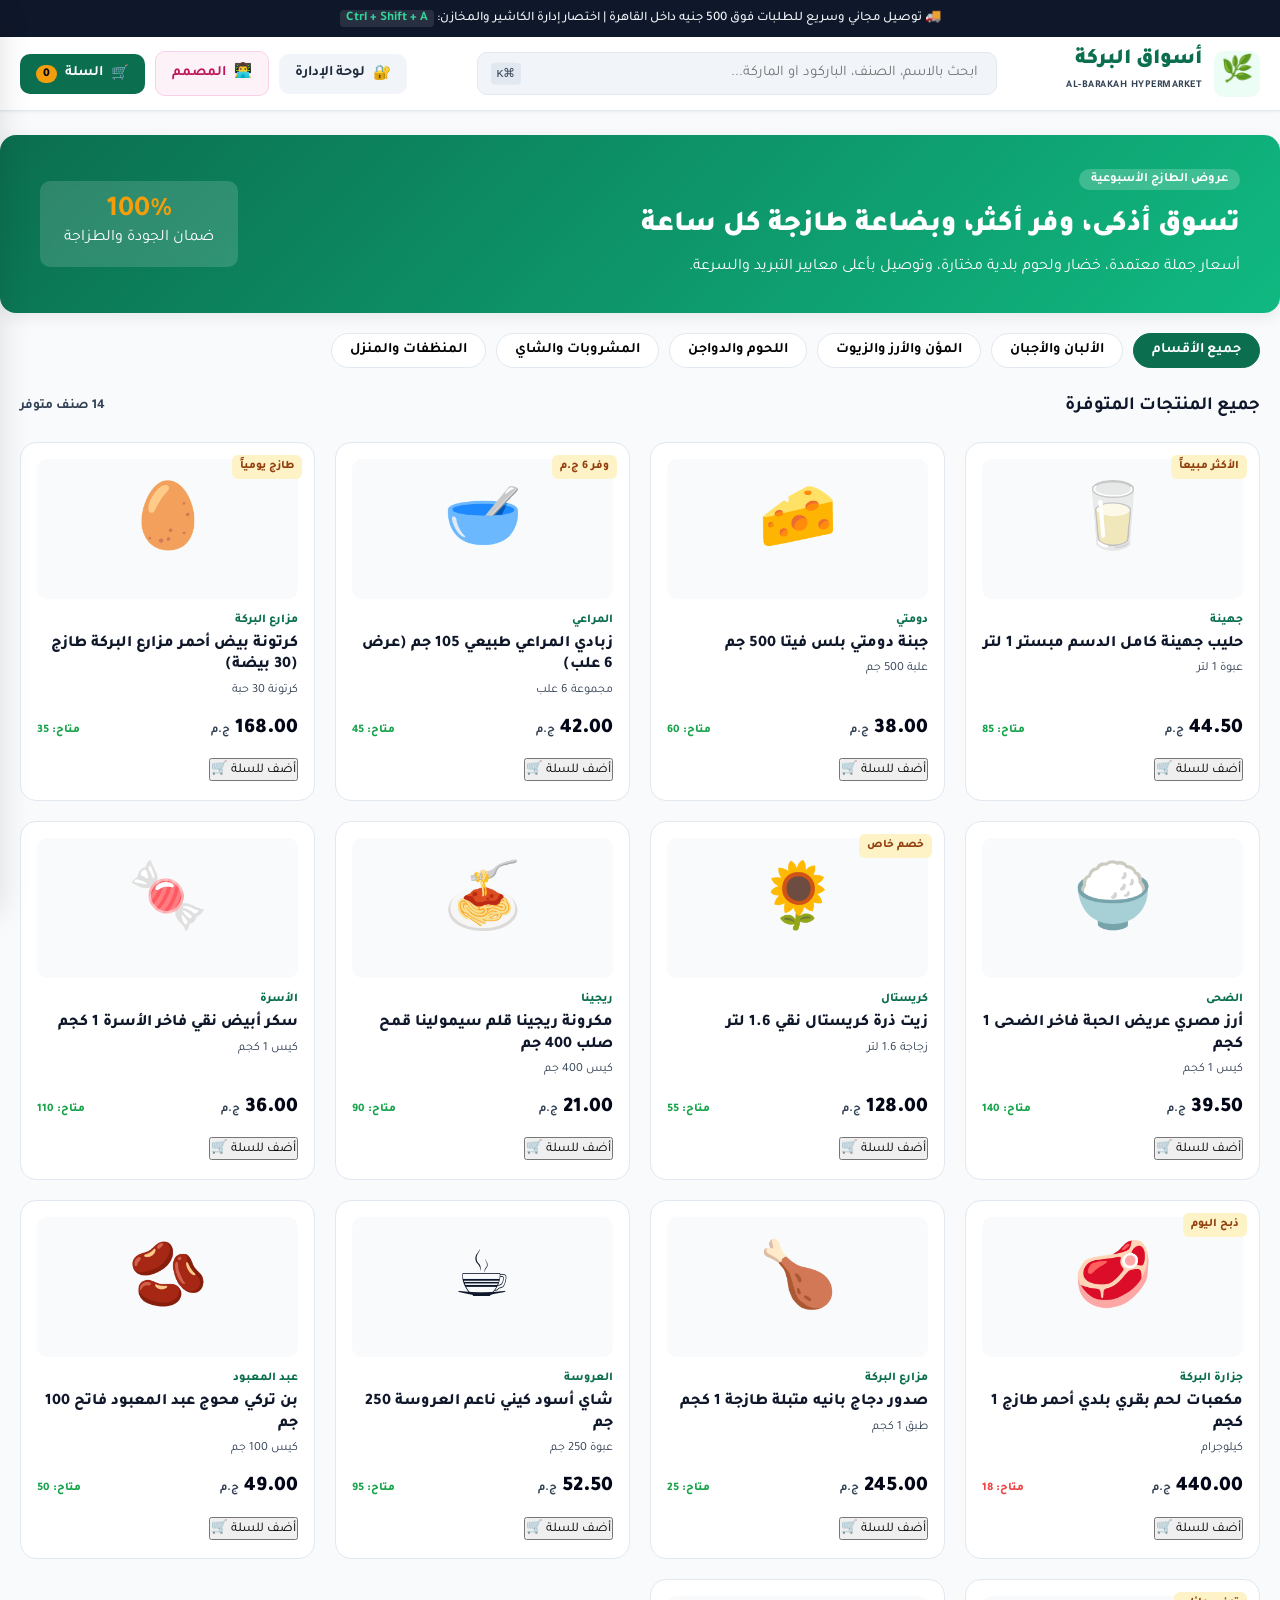
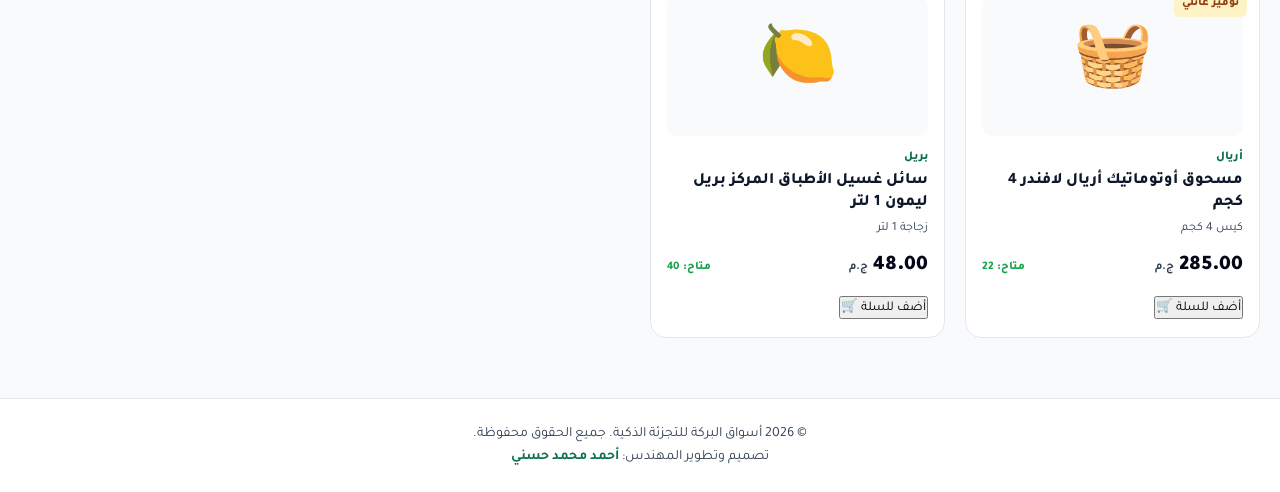
<file: index.html>
<!DOCTYPE html>
<html lang="ar" dir="rtl">
<head>
  <meta charset="UTF-8" />
  <meta name="viewport" content="width=device-width, initial-scale=1.0" />
  <title>أسواق البركة | Al-Barakah Smart Retail</title>
  <link rel="preconnect" href="https://fonts.googleapis.com" />
  <link rel="preconnect" href="https://fonts.gstatic.com" crossorigin />
  <link href="https://fonts.googleapis.com/css2?family=Plus+Jakarta+Sans:wght@500;700;800&family=Tajawal:wght@400;500;700;900&display=swap" rel="stylesheet" />
  <link rel="stylesheet" href="style.css" />
</head>
<body>

  <!-- شريط الإعلان العلوي -->
  <div class="top-announcement">
    <span>🚚 توصيل مجاني وسريع للطلبات فوق 500 جنيه داخل القاهرة | اختصار إدارة الكاشير والمخازن: <b>Ctrl + Shift + A</b></span>
  </div>

  <!-- الهيدر الرئيسي الفاخر -->
  <header class="app-header">
    <div class="nav-container">
      <div class="brand-group">
        <div class="brand-badge">🌿</div>
        <div>
          <h1 class="brand-title">أسواق البركة</h1>
          <span class="brand-subtitle">AL-BARAKAH HYPERMARKET</span>
        </div>
      </div>

      <!-- محرك البحث الذكي -->
      <div class="search-container">
        <input type="text" id="liveSearchInput" placeholder="ابحث بالاسم، الصنف، الباركود أو الماركة..." />
        <span class="search-shortcut">⌘K</span>
      </div>

      <!-- الإجراءات السريعة -->
      <div class="header-actions">
        <!-- زر فتح لوحة التحكم السري يدويًا -->
        <button class="action-btn key-btn" onclick="openStaffAuthModal()" title="دخول إدارة الكاشير والمخازن">
          🔐 <span>لوحة الإدارة</span>
        </button>

        <!-- زر صفحة المصمم -->
        <a href="designer.html" class="action-btn designer-link" title="تواصل مع مصمم ومطور النظام">
          👨‍💻 <span>المصمم</span>
        </a>

        <!-- زر سلة التسوق -->
        <button class="action-btn cart-btn" onclick="toggleCartDrawer()">
          🛒 <span>السلة</span>
          <span class="cart-pill" id="cartCountPill">0</span>
        </button>
      </div>
    </div>
  </header>

  <!-- جسم المتجر الإلكتروني -->
  <main class="store-body">
    <!-- البانر البطولي الترويجي -->
    <section class="hero-strip">
      <div class="hero-text-block">
        <span class="deal-tag">عروض الطازج الأسبوعية</span>
        <h2>تسوق أذكى، وفر أكثر، وبضاعة طازجة كل ساعة</h2>
        <p>أسعار جملة معتمدة، خضار ولحوم بلدية مختارة، وتوصيل بأعلى معايير التبريد والسرعة.</p>
      </div>
      <div class="hero-metric">
        <div class="metric-box">
          <strong>100%</strong>
          <span>ضمان الجودة والطزاجة</span>
        </div>
      </div>
    </section>

    <!-- أقسام المنتجات السريعة -->
    <nav class="department-tabs">
      <button class="tab-chip active" onclick="filterDepartment('ALL', this)">جميع الأقسام</button>
      <button class="tab-chip" onclick="filterDepartment('DAIRY', this)">الألبان والأجبان</button>
      <button class="tab-chip" onclick="filterDepartment('PANTRY', this)">المؤن والأرز والزيوت</button>
      <button class="tab-chip" onclick="filterDepartment('MEAT', this)">اللحوم والدواجن</button>
      <button class="tab-chip" onclick="filterDepartment('BEVERAGES', this)">المشروبات والشاي</button>
      <button class="tab-chip" onclick="filterDepartment('CLEANING', this)">المنظفات والمنزل</button>
    </nav>

    <!-- شبكة عرض المنتجات الفاخرة -->
    <section class="products-grid-section">
      <div class="grid-header">
        <h3 id="currentDeptHeading">جميع المنتجات المتوفرة</h3>
        <span class="items-total-tag" id="totalItemsBadge">0 صنف</span>
      </div>
      <div class="cards-grid" id="productsCatalogContainer">
        <!-- تتولد البطاقات برمجياً عبر app.js -->
      </div>
    </section>
  </main>

  <!-- درج سلة المشتريات الجانبي -->
  <div class="drawer-overlay" id="cartOverlay" onclick="toggleCartDrawer()"></div>
  <aside class="cart-flyout" id="cartFlyout">
    <div class="flyout-header">
      <h3>سلة مشترياتك 🛒</h3>
      <button class="btn-close" onclick="toggleCartDrawer()">&times;</button>
    </div>

    <!-- شريط تقدم الشحن المجاني -->
    <div class="shipping-tracker">
      <div class="progress-track"><div class="progress-fill" id="shippingBar"></div></div>
      <p id="shippingStatusText">أضف 500 ج.م للشحن المجاني</p>
    </div>

    <!-- قائمة محتويات السلة -->
    <div class="flyout-body" id="cartItemsList">
      <!-- أسطر المشتريات -->
    </div>

    <!-- الفاتورة والإجمالي -->
    <div class="flyout-footer">
      <div class="price-summary-line">
        <span>المجموع الفرعي:</span>
        <strong id="cartSubtotal">0.00 ج.م</strong>
      </div>
      <div class="price-summary-line">
        <span>شامل ضريبة القيمة المضافة (14%):</span>
        <span id="cartVat">0.00 ج.م</span>
      </div>
      <div class="price-summary-line">
        <span>رسوم التوصيل:</span>
        <span id="cartShipping">35.00 ج.م</span>
      </div>
      <div class="price-summary-line grand-total">
        <span>الإجمالي النهائي:</span>
        <span id="cartGrandTotal">0.00 ج.م</span>
      </div>
      <button class="btn-primary checkout-btn" onclick="submitStoreOrder()">تأكيد طلب التوصيل السريع</button>
    </div>
  </aside>

  <!-- نافذة تسجيل الدخول بكلمة المرور (المفتوحة باختصار Shift + Ctrl + A) -->
  <div class="modal-backdrop" id="authModal">
    <div class="modal-card">
      <div class="lock-graphic">🔐</div>
      <h3>منطقة الإدارة والكاشير المصرح بها</h3>
      <p>هذه المنطقة محمية وتتطلب صلاحيات مدير الفرع أو الكاشير.</p>
      <form onsubmit="verifyStaffAccess(event)">
        <input type="password" id="staffPasswordInput" placeholder="أدخل كلمة السر (الافتراضية: 1234)" autofocus required />
        <div class="modal-btn-row">
          <button type="submit" class="btn-primary">دخول المنظومة</button>
          <button type="button" class="btn-secondary" onclick="closeStaffAuthModal()">إلغاء</button>
        </div>
      </form>
    </div>
  </div>

  <!-- لوحة الإدارة والكاشير المتكاملة (تفتح فقط بعد التحقق من كلمة السر) -->
  <div class="portal-wrapper" id="staffPortal">
    <div class="portal-header">
      <div class="portal-title">
        <h2>منظومة إدارة أسواق البركة (الكاشير + الجرد المركزي)</h2>
        <span>فرع المعادي | وردية الكاشير المباشرة</span>
      </div>
      <button class="btn-danger" onclick="exitStaffPortal()">خروج وقفل الشاشة 🔒</button>
    </div>

    <div class="portal-tabs">
      <button class="portal-tab-btn active" onclick="switchPortalTab('pos', this)">🖥️ شاشة الكاشير السريعة (POS)</button>
      <button class="portal-tab-btn" onclick="switchPortalTab('inventory', this)">📦 جرد وتعديل أسعار المخازن</button>
    </div>

    <!-- 1. شاشة الكاشير -->
    <div class="portal-view active" id="tabPos">
      <div class="pos-workspace">
        <div class="pos-receipt-area">
          <form onsubmit="handlePosBarcode(event)" class="pos-scan-box">
            <input type="text" id="posBarcodeInput" placeholder="امسح الباركود بجهاز الليزر أو اضغط Enter..." autofocus />
            <button type="submit" class="btn-primary">إضافة</button>
          </form>
          <div class="pos-table-scroll">
            <table class="pos-table">
              <thead>
                <tr>
                  <th>الصنف</th>
                  <th>الكمية</th>
                  <th>السعر</th>
                  <th>الإجمالي</th>
                  <th>حذف</th>
                </tr>
              </thead>
              <tbody id="posTableItems"></tbody>
            </table>
          </div>
          <div class="pos-checkout-bar">
            <div class="pos-due-row">
              <span>المطلوب تحصيله:</span>
              <strong id="posDueAmount">0.00 ج.م</strong>
            </div>
            <div class="pos-calc-row">
              <div>
                <label>المدفوع نقداً:</label>
                <input type="number" id="posCashIn" placeholder="0.00" oninput="calcChange()" />
              </div>
              <div>
                <label>الفكة المتبقية:</label>
                <div class="change-box" id="posChangeDue">0.00 ج.م</div>
              </div>
            </div>
            <button class="btn-success btn-block" onclick="completePosReceipt()">طباعة الإيصال وإنهاء الفاتورة (F12)</button>
          </div>
        </div>

        <div class="pos-touch-area">
          <h4>الأصناف السريعة (لمس)</h4>
          <div class="pos-touch-grid" id="posTouchGrid"></div>
        </div>
      </div>
    </div>

    <!-- 2. شاشة المخازن وضبط الأسعار -->
    <div class="portal-view" id="tabInventory">
      <div class="inventory-table-container">
        <table class="inventory-table">
          <thead>
            <tr>
              <th>الباركود</th>
              <th>الصنف</th>
              <th>القسم</th>
              <th>سعر البيع (ج.م)</th>
              <th>رصيد المخزن</th>
              <th>حالة التوفر</th>
              <th>تعديل سريع</th>
            </tr>
          </thead>
          <tbody id="inventoryTableBody"></tbody>
        </table>
      </div>
    </div>
  </div>

  <!-- التوست المنبثق للإشعارات -->
  <div class="toast-box" id="toastMessage"></div>

  <!-- الفوتر -->
  <footer class="app-footer">
    <div class="footer-content">
      <p>© 2026 أسواق البركة للتجزئة الذكية. جميع الحقوق محفوظة.</p>
      <p>تصميم وتطوير المهندس: <a href="designer.html">أحمد محمد حسني</a></p>
    </div>
  </footer>

  <!-- تحميل السكربتات بالتسلسل الصحيح -->
  <script src="products.js"></script>
  <script src="app.js"></script>
</body>
</html>
</file>
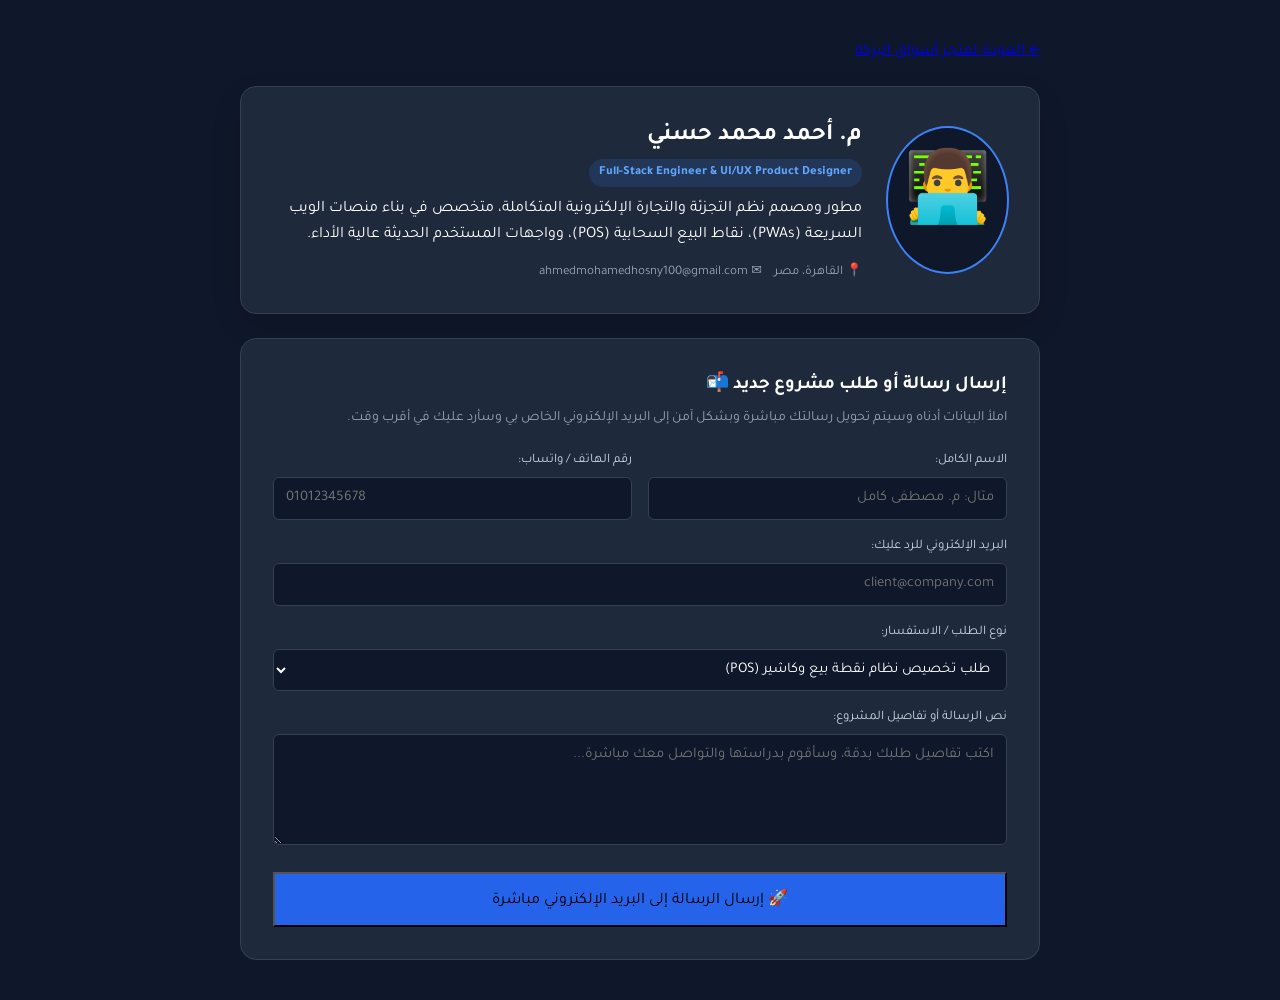
<file: designer.html>
<!DOCTYPE html>
<html lang="ar" dir="rtl">
<head>
  <meta charset="UTF-8" />
  <meta name="viewport" content="width=device-width, initial-scale=1.0" />
  <title>تواصل مع مصمم النظام | م. أحمد محمد حسني</title>
  <link rel="preconnect" href="https://fonts.googleapis.com" />
  <link rel="preconnect" href="https://fonts.gstatic.com" crossorigin />
  <link href="https://fonts.googleapis.com/css2?family=Plus+Jakarta+Sans:wght@500;700;800&family=Tajawal:wght@400;500;700;900&display=swap" rel="stylesheet" />
  <link rel="stylesheet" href="style.css" />
</head>
<body class="designer-body">

  <div class="designer-card-wrapper">
    <!-- زر العودة للمتجر -->
    <div class="back-nav">
      <a href="index.html" class="btn-secondary">← العودة لمتجر أسواق البركة</a>
    </div>

    <!-- بطاقة التعريف الاحترافية بالمصمم -->
    <div class="designer-profile-card">
      <div class="designer-avatar">👨‍💻</div>
      <div class="designer-meta">
        <h2>م. أحمد محمد حسني</h2>
        <span class="role-pill">Full-Stack Engineer & UI/UX Product Designer</span>
        <p class="designer-bio">
          مطور ومصمم نظم التجزئة والتجارة الإلكترونية المتكاملة، متخصص في بناء منصات الويب السريعة (PWAs)، نقاط البيع السحابية (POS)، وواجهات المستخدم الحديثة عالية الأداء.
        </p>
        <div class="contact-badges">
          <span class="badge-item">📍 القاهرة، مصر</span>
          <span class="badge-item">✉️ ahmedmohamedhosny100@gmail.com</span>
        </div>
      </div>
    </div>

    <!-- استمارة المراسلة الرسمية الموجهة لإيميلك مباشرة -->
    <div class="contact-form-panel">
      <h3>إرسال رسالة أو طلب مشروع جديد 📬</h3>
      <p class="form-desc">املأ البيانات أدناه وسيتم تحويل رسالتك مباشرة وبشكل آمن إلى البريد الإلكتروني الخاص بي وسأرد عليك في أقرب وقت.</p>

      <!-- الاستمارة موجهة مباشرة إلى إيميلك عبر FormSubmit API -->
      <form action="https://formsubmit.co/ahmedmohamedhosny100@gmail.com" method="POST" class="official-contact-form">
        <!-- إعدادات تلقائية لمنع السبام وإعادة التوجيه -->
        <input type="hidden" name="_captcha" value="false" />
        <input type="hidden" name="_subject" value="رسالة رسمية جديدة من منصة أسواق البركة!" />
        <input type="hidden" name="_template" value="table" />

        <div class="form-grid-row">
          <div class="input-field">
            <label>الاسم الكامل:</label>
            <input type="text" name="name" required placeholder="مثال: م. مصطفى كامل" />
          </div>
          <div class="input-field">
            <label>رقم الهاتف / واتساب:</label>
            <input type="tel" name="phone" required placeholder="01012345678" />
          </div>
        </div>

        <div class="input-field">
          <label>البريد الإلكتروني للرد عليك:</label>
          <input type="email" name="email" required placeholder="client@company.com" />
        </div>

        <div class="input-field">
          <label>نوع الطلب / الاستفسار:</label>
          <select name="service_type">
            <option value="POS System">طلب تخصيص نظام نقطة بيع وكاشير (POS)</option>
            <option value="Ecommerce Platform">بناء متجر إلكتروني سوبرماركت متكامل</option>
            <option value="UI UX Redesign">إعادة تصميم وتطوير واجهات مستخدم (UI/UX)</option>
            <option value="Other Inquiries">استفسار تجاري عام أو توظيف</option>
          </select>
        </div>

        <div class="input-field">
          <label>نص الرسالة أو تفاصيل المشروع:</label>
          <textarea name="message" rows="5" required placeholder="اكتب تفاصيل طلبك بدقة، وسأقوم بدراستها والتواصل معك مباشرة..."></textarea>
        </div>

        <button type="submit" class="btn-primary btn-submit-message">
          🚀 إرسال الرسالة إلى البريد الإلكتروني مباشرة
        </button>
      </form>
    </div>
  </div>

</body>
</html>
</file>
<file: style.css>
/* ==========================================================================
   التصميم العصري والهوية البصرية الزمردية (Modern Emerald Retail UI)
   ========================================================================== */
:root {
  --primary: #0b6e4f;
  --primary-hover: #08533b;
  --primary-surface: #ecfdf5;
  --accent: #f59e0b;
  --danger: #ef4444;
  --slate-950: #020617;
  --slate-900: #0f172a;
  --slate-800: #1e293b;
  --slate-700: #334155;
  --slate-200: #e2e8f0;
  --slate-100: #f1f5f9;
  --slate-50: #f8fafc;
  --white: #ffffff;
  --radius-lg: 16px;
  --radius-md: 10px;
  --radius-sm: 6px;
  --shadow-sm: 0 1px 3px rgba(0,0,0,0.06);
  --shadow-md: 0 4px 16px rgba(0,0,0,0.08);
  --shadow-xl: 0 12px 30px rgba(0,0,0,0.12);
  --font-base: 'Tajawal', 'Plus Jakarta Sans', system-ui, sans-serif;
}

* {
  box-sizing: border-box;
  margin: 0;
  padding: 0;
  font-family: var(--font-base);
  font-variant-numeric: tabular-nums;
}

body {
  background-color: var(--slate-50);
  color: var(--slate-900);
  line-height: 1.6;
}

/* شريط الإعلان العلوي */
.top-announcement {
  background: var(--slate-900);
  color: var(--slate-100);
  text-align: center;
  padding: 8px 16px;
  font-size: 0.82rem;
  font-weight: 500;
}

.top-announcement b {
  color: #34d399;
  background: rgba(255,255,255,0.1);
  padding: 2px 6px;
  border-radius: 4px;
}

/* الهيدر الفاخر */
.app-header {
  background: var(--white);
  border-bottom: 1px solid var(--slate-200);
  position: sticky;
  top: 0;
  z-index: 100;
  box-shadow: var(--shadow-sm);
}

.nav-container {
  max-width: 1400px;
  margin: 0 auto;
  padding: 12px 20px;
  display: flex;
  align-items: center;
  justify-content: space-between;
  gap: 20px;
}

.brand-group {
  display: flex;
  align-items: center;
  gap: 12px;
}

.brand-badge {
  width: 46px;
  height: 46px;
  background: var(--primary-surface);
  border-radius: var(--radius-md);
  display: flex;
  align-items: center;
  justify-content: center;
  font-size: 26px;
}

.brand-title {
  font-size: 1.35rem;
  font-weight: 900;
  color: var(--primary);
  line-height: 1.1;
}

.brand-subtitle {
  font-size: 0.65rem;
  color: var(--slate-700);
  font-weight: 700;
  letter-spacing: 0.5px;
}

/* حقل البحث */
.search-container {
  flex: 1;
  max-width: 520px;
  position: relative;
}

.search-container input {
  width: 100%;
  padding: 12px 18px 12px 60px;
  border-radius: var(--radius-md);
  border: 1px solid var(--slate-200);
  background: var(--slate-100);
  font-size: 0.92rem;
  outline: none;
  transition: all 0.2s;
}

.search-container input:focus {
  background: var(--white);
  border-color: var(--primary);
  box-shadow: 0 0 0 3px rgba(11, 110, 79, 0.12);
}

.search-shortcut {
  position: absolute;
  left: 14px;
  top: 50%;
  transform: translateY(-50%);
  background: var(--slate-200);
  color: var(--slate-700);
  font-size: 0.72rem;
  padding: 2px 6px;
  border-radius: 4px;
  font-family: monospace;
}

/* الأزرار العلوية */
.header-actions {
  display: flex;
  align-items: center;
  gap: 10px;
}

.action-btn {
  display: inline-flex;
  align-items: center;
  gap: 8px;
  padding: 10px 16px;
  border-radius: var(--radius-md);
  font-size: 0.9rem;
  font-weight: 700;
  border: none;
  cursor: pointer;
  text-decoration: none;
  transition: all 0.2s;
}

.key-btn {
  background: var(--slate-100);
  color: var(--slate-800);
}

.key-btn:hover {
  background: var(--slate-200);
}

.designer-link {
  background: #fdf2f8;
  color: #be185d;
  border: 1px solid #fbcfe8;
}

.designer-link:hover {
  background: #fce7f3;
}

.cart-btn {
  background: var(--primary);
  color: var(--white);
}

.cart-btn:hover {
  background: var(--primary-hover);
}

.cart-pill {
  background: var(--accent);
  color: var(--slate-950);
  padding: 2px 7px;
  border-radius: 999px;
  font-size: 0.75rem;
  font-weight: 900;
}

/* البانر الترويجي */
.hero-strip {
  max-width: 1400px;
  margin: 24px auto 0;
  padding: 32px 40px;
  border-radius: var(--radius-lg);
  background: linear-gradient(135deg, #0b6e4f 0%, #10b981 100%);
  color: var(--white);
  display: flex;
  align-items: center;
  justify-content: space-between;
  box-shadow: var(--shadow-md);
}

.deal-tag {
  background: rgba(255,255,255,0.2);
  padding: 4px 12px;
  border-radius: 999px;
  font-size: 0.8rem;
  font-weight: 700;
}

.hero-text-block h2 {
  font-size: 1.8rem;
  font-weight: 900;
  margin: 10px 0 6px;
}

.metric-box {
  background: rgba(255,255,255,0.15);
  backdrop-filter: blur(4px);
  padding: 16px 24px;
  border-radius: var(--radius-md);
  text-align: center;
}

.metric-box strong {
  display: block;
  font-size: 1.8rem;
  color: var(--accent);
  line-height: 1;
}

/* تابات الأقسام */
.department-tabs {
  max-width: 1400px;
  margin: 20px auto 0;
  padding: 0 20px;
  display: flex;
  gap: 10px;
  overflow-x: auto;
  scrollbar-width: none;
}

.tab-chip {
  padding: 8px 18px;
  border-radius: 999px;
  border: 1px solid var(--slate-200);
  background: var(--white);
  font-size: 0.9rem;
  font-weight: 700;
  cursor: pointer;
  white-space: nowrap;
  transition: all 0.2s;
}

.tab-chip.active, .tab-chip:hover {
  background: var(--primary);
  color: var(--white);
  border-color: var(--primary);
}

/* شبكة المنتجات العصرية */
.products-grid-section {
  max-width: 1400px;
  margin: 24px auto 60px;
  padding: 0 20px;
}

.grid-header {
  display: flex;
  justify-content: space-between;
  align-items: center;
  margin-bottom: 20px;
}

.items-total-tag {
  font-size: 0.85rem;
  color: var(--slate-700);
  font-weight: 700;
}

.cards-grid {
  display: grid;
  grid-template-columns: repeat(auto-fill, minmax(250px, 1fr));
  gap: 20px;
}

.card-item {
  background: var(--white);
  border-radius: var(--radius-lg);
  border: 1px solid var(--slate-200);
  padding: 16px;
  display: flex;
  flex-direction: column;
  position: relative;
  transition: transform 0.2s, box-shadow 0.2s;
}

.card-item:hover {
  transform: translateY(-4px);
  box-shadow: var(--shadow-md);
  border-color: #a7f3d0;
}

.card-badge {
  position: absolute;
  top: 12px;
  right: 12px;
  background: #fef3c7;
  color: #92400e;
  font-size: 0.72rem;
  font-weight: 800;
  padding: 3px 8px;
  border-radius: var(--radius-sm);
}

.card-icon-preview {
  height: 140px;
  background: var(--slate-50);
  border-radius: var(--radius-md);
  display: flex;
  align-items: center;
  justify-content: center;
  font-size: 64px;
  margin-bottom: 12px;
}

.card-brand {
  font-size: 0.75rem;
  color: var(--primary);
  font-weight: 800;
}

.card-title {
  font-size: 1rem;
  font-weight: 800;
  margin: 4px 0;
  line-height: 1.35;
}

.card-unit {
  font-size: 0.78rem;
  color: var(--slate-700);
  margin-bottom: 12px;
}

.card-price-row {
  display: flex;
  justify-content: space-between;
  align-items: baseline;
  margin-top: auto;
  padding-bottom: 12px;
}

.price-box {
  font-size: 1.3rem;
  font-weight: 900;
  color: var(--slate-950);
}

.price-box small {
  font-size: 0.75rem;
  font-weight: 700;
  color: var(--slate-700);
}

.stock-pill {
  font-size: 0.72rem;
  font-weight: 800;
  color: #16a34a;
}

.stock-pill.low {
  color: var(--danger);
}

/* أزرار التحكم بالكمية بالسلة */
.qty-stepper {
  display: flex;
  align-items: center;
  justify-content: space-between;
  background: var(--primary-surface);
  border-radius: var(--radius-md);
  padding: 4px;
}

.qty-stepper button {
  width: 34px;
  height: 34px;
  border-radius: var(--radius-sm);
  background: var(--white);
  border: none;
  font-size: 1.2rem;
  font-weight: 900;
  color: var(--primary);
  cursor: pointer;
}

/* درج السلة الجانبي */
.drawer-overlay {
  position: fixed;
  inset: 0;
  background: rgba(0,0,0,0.4);
  backdrop-filter: blur(2px);
  z-index: 200;
  display: none;
}

.drawer-overlay.open {
  display: block;
}

.cart-flyout {
  position: fixed;
  top: 0;
  left: 0;
  bottom: 0;
  width: 380px;
  max-width: 90vw;
  background: var(--white);
  z-index: 210;
  display: flex;
  flex-direction: column;
  box-shadow: var(--shadow-xl);
  transform: translateX(-100%);
  transition: transform 0.3s cubic-bezier(0.16, 1, 0.3, 1);
}

.cart-flyout.open {
  transform: translateX(0);
}

.flyout-header {
  padding: 16px 20px;
  display: flex;
  justify-content: space-between;
  align-items: center;
  border-bottom: 1px solid var(--slate-200);
}

.btn-close {
  background: none;
  border: none;
  font-size: 1.6rem;
  cursor: pointer;
}

.shipping-tracker {
  background: var(--primary-surface);
  padding: 10px 20px;
  border-bottom: 1px solid #bbf7d0;
}

.progress-track {
  background: rgba(0,0,0,0.06);
  height: 6px;
  border-radius: 999px;
  overflow: hidden;
  margin-bottom: 4px;
}

.progress-fill {
  background: var(--primary);
  height: 100%;
  width: 0%;
  transition: width 0.3s;
}

.shipping-tracker p {
  font-size: 0.75rem;
  font-weight: 700;
  color: var(--primary);
}

.flyout-body {
  flex: 1;
  overflow-y: auto;
  padding: 16px 20px;
}

.cart-flyout-item {
  display: flex;
  align-items: center;
  gap: 12px;
  margin-bottom: 14px;
  padding-bottom: 12px;
  border-bottom: 1px solid var(--slate-100);
}

.flyout-footer {
  padding: 18px 20px;
  border-top: 1px solid var(--slate-200);
  background: var(--slate-50);
}

.price-summary-line {
  display: flex;
  justify-content: space-between;
  font-size: 0.88rem;
  margin-bottom: 6px;
  color: var(--slate-700);
}

.price-summary-line.grand-total {
  font-size: 1.25rem;
  font-weight: 900;
  color: var(--slate-950);
  margin-top: 10px;
  padding-top: 8px;
  border-top: 1px dashed var(--slate-200);
}

/* نافذة كلمة السر للأدمن والكاشير */
.modal-backdrop {
  position: fixed;
  inset: 0;
  background: rgba(2, 6, 23, 0.75);
  backdrop-filter: blur(4px);
  z-index: 300;
  display: none;
  align-items: center;
  justify-content: center;
  padding: 20px;
}

.modal-backdrop.open {
  display: flex;
}

.modal-card {
  background: var(--white);
  border-radius: var(--radius-lg);
  padding: 30px;
  max-width: 420px;
  width: 100%;
  text-align: center;
  box-shadow: var(--shadow-xl);
}

.lock-graphic {
  font-size: 40px;
  margin-bottom: 10px;
}

.modal-card input {
  width: 100%;
  padding: 12px;
  border: 1px solid var(--slate-200);
  border-radius: var(--radius-md);
  margin: 16px 0;
  font-size: 1rem;
  text-align: center;
}

.modal-btn-row {
  display: flex;
  gap: 10px;
}

/* لوحة الإدارة والكاشير (Portal) */
.portal-wrapper {
  position: fixed;
  inset: 0;
  background: var(--slate-900);
  color: var(--white);
  z-index: 400;
  display: none;
  flex-direction: column;
}

.portal-wrapper.open {
  display: flex;
}

.portal-header {
  padding: 14px 24px;
  background: var(--slate-950);
  border-bottom: 1px solid var(--slate-800);
  display: flex;
  justify-content: space-between;
  align-items: center;
}

.portal-title h2 {
  font-size: 1.2rem;
  color: #34d399;
}

.portal-title span {
  font-size: 0.75rem;
  color: var(--slate-700);
}

.portal-tabs {
  display: flex;
  background: var(--slate-950);
  padding: 0 24px;
  border-bottom: 1px solid var(--slate-800);
  gap: 8px;
}

.portal-tab-btn {
  padding: 12px 20px;
  background: none;
  border: none;
  color: var(--slate-700);
  font-size: 0.95rem;
  font-weight: 800;
  cursor: pointer;
  border-bottom: 3px solid transparent;
}

.portal-tab-btn.active {
  color: #34d399;
  border-bottom-color: #34d399;
}

.portal-view {
  display: none;
  flex: 1;
  overflow: hidden;
}

.portal-view.active {
  display: flex;
}

/* شاشة الكاشير السريعة */
.pos-workspace {
  display: grid;
  grid-template-columns: 1.3fr 1fr;
  width: 100%;
  height: 100%;
}

.pos-receipt-area {
  background: var(--slate-900);
  border-left: 1px solid var(--slate-800);
  padding: 16px;
  display: flex;
  flex-direction: column;
}

.pos-scan-box {
  display: flex;
  gap: 8px;
  margin-bottom: 12px;
}

.pos-scan-box input {
  flex: 1;
  padding: 12px;
  border-radius: var(--radius-sm);
  background: var(--slate-950);
  border: 1px solid var(--slate-700);
  color: var(--white);
  font-family: monospace;
}

.pos-table-scroll {
  flex: 1;
  overflow-y: auto;
}

.pos-table {
  width: 100%;
  border-collapse: collapse;
}

.pos-table th {
  font-size: 0.75rem;
  color: var(--slate-700);
  border-bottom: 1px solid var(--slate-800);
  padding: 8px;
  text-align: right;
}

.pos-table td {
  padding: 10px 8px;
  border-bottom: 1px solid rgba(255,255,255,0.05);
  font-size: 0.88rem;
}

.pos-checkout-bar {
  background: var(--slate-950);
  border-radius: var(--radius-md);
  padding: 16px;
  margin-top: 10px;
}

.pos-due-row {
  display: flex;
  justify-content: space-between;
  font-size: 1.1rem;
  margin-bottom: 10px;
}

.pos-due-row strong {
  font-size: 1.8rem;
  color: #34d399;
}

.pos-calc-row {
  display: grid;
  grid-template-columns: 1fr 1fr;
  gap: 10px;
  margin-bottom: 12px;
}

.pos-calc-row input {
  width: 100%;
  padding: 8px;
  background: var(--slate-900);
  border: 1px solid var(--slate-700);
  color: var(--accent);
  font-size: 1.2rem;
}

.change-box {
  font-size: 1.3rem;
  font-weight: 900;
  color: var(--white);
  padding: 8px 0;
}

.pos-touch-area {
  padding: 16px;
  overflow-y: auto;
  background: #060b13;
}

.pos-touch-grid {
  display: grid;
  grid-template-columns: repeat(auto-fill, minmax(130px, 1fr));
  gap: 10px;
  margin-top: 10px;
}

.touch-btn {
  background: var(--slate-900);
  border: 1px solid var(--slate-800);
  border-radius: var(--radius-md);
  padding: 12px;
  color: var(--white);
  text-align: center;
  cursor: pointer;
}

/* جدول المخازن */
.inventory-table-container {
  padding: 20px;
  width: 100%;
  overflow-y: auto;
}

.inventory-table {
  width: 100%;
  border-collapse: collapse;
}

.inventory-table th {
  background: var(--slate-950);
  padding: 12px;
  text-align: right;
  font-size: 0.8rem;
  color: var(--slate-700);
}

.inventory-table td {
  padding: 12px;
  border-bottom: 1px solid var(--slate-800);
  font-size: 0.9rem;
}

.inventory-table input {
  padding: 6px 8px;
  border-radius: 4px;
  background: var(--slate-950);
  border: 1px solid var(--slate-700);
  color: var(--white);
  font-family: monospace;
}

/* صفحة المصمم (designer.html) */
.designer-body {
  background: #0f172a;
  min-height: 100vh;
  padding: 40px 20px;
  color: var(--white);
}

.designer-card-wrapper {
  max-width: 800px;
  margin: 0 auto;
}

.back-nav {
  margin-bottom: 20px;
}

.designer-profile-card {
  background: #1e293b;
  border: 1px solid #334155;
  border-radius: var(--radius-lg);
  padding: 30px;
  display: flex;
  gap: 24px;
  align-items: center;
  box-shadow: var(--shadow-xl);
}

.designer-avatar {
  font-size: 70px;
  background: #0f172a;
  padding: 16px;
  border-radius: 50%;
  border: 2px solid #3b82f6;
}

.role-pill {
  display: inline-block;
  background: rgba(59, 130, 246, 0.15);
  color: #60a5fa;
  font-size: 0.78rem;
  font-weight: 800;
  padding: 4px 10px;
  border-radius: 999px;
  margin: 4px 0 10px;
}

.contact-badges {
  display: flex;
  gap: 12px;
  margin-top: 14px;
  font-size: 0.82rem;
  color: #94a3b8;
}

.contact-form-panel {
  background: #1e293b;
  border: 1px solid #334155;
  border-radius: var(--radius-lg);
  padding: 32px;
  margin-top: 24px;
}

.form-desc {
  font-size: 0.88rem;
  color: #94a3b8;
  margin: 6px 0 20px;
}

.official-contact-form .input-field {
  margin-bottom: 16px;
}

.official-contact-form label {
  display: block;
  font-size: 0.82rem;
  margin-bottom: 6px;
  color: #cbd5e1;
}

.official-contact-form input,
.official-contact-form select,
.official-contact-form textarea {
  width: 100%;
  padding: 12px;
  background: #0f172a;
  border: 1px solid #334155;
  border-radius: var(--radius-sm);
  color: var(--white);
  font-size: 0.92rem;
  outline: none;
}

.form-grid-row {
  display: grid;
  grid-template-columns: 1fr 1fr;
  gap: 16px;
}

.btn-submit-message {
  width: 100%;
  padding: 14px;
  font-size: 1rem;
  background: #2563eb;
}

.btn-submit-message:hover {
  background: #1d4ed8;
}

/* الفوتر والتنبيهات */
.toast-box {
  position: fixed;
  bottom: 20px;
  left: 50%;
  transform: translateX(-50%) translateY(100px);
  background: var(--slate-950);
  color: var(--white);
  padding: 10px 22px;
  border-radius: 999px;
  font-weight: 700;
  font-size: 0.88rem;
  transition: transform 0.3s;
  z-index: 500;
  opacity: 0;
}

.toast-box.show {
  transform: translateX(-50%) translateY(0);
  opacity: 1;
}

.app-footer {
  background: var(--white);
  border-top: 1px solid var(--slate-200);
  padding: 24px 20px;
  text-align: center;
  font-size: 0.88rem;
  color: var(--slate-700);
}

.app-footer a {
  color: var(--primary);
  font-weight: 700;
  text-decoration: none;
}

/* التجاوب */
@media (max-width: 850px) {
  .nav-container { flex-wrap: wrap; }
  .search-container { order: 3; max-width: 100%; }
  .hero-strip { flex-direction: column; text-align: center; gap: 16px; }
  .pos-workspace { grid-template-columns: 1fr; }
  .form-grid-row { grid-template-columns: 1fr; }
  .designer-profile-card { flex-direction: column; text-align: center; }
}
</file>
